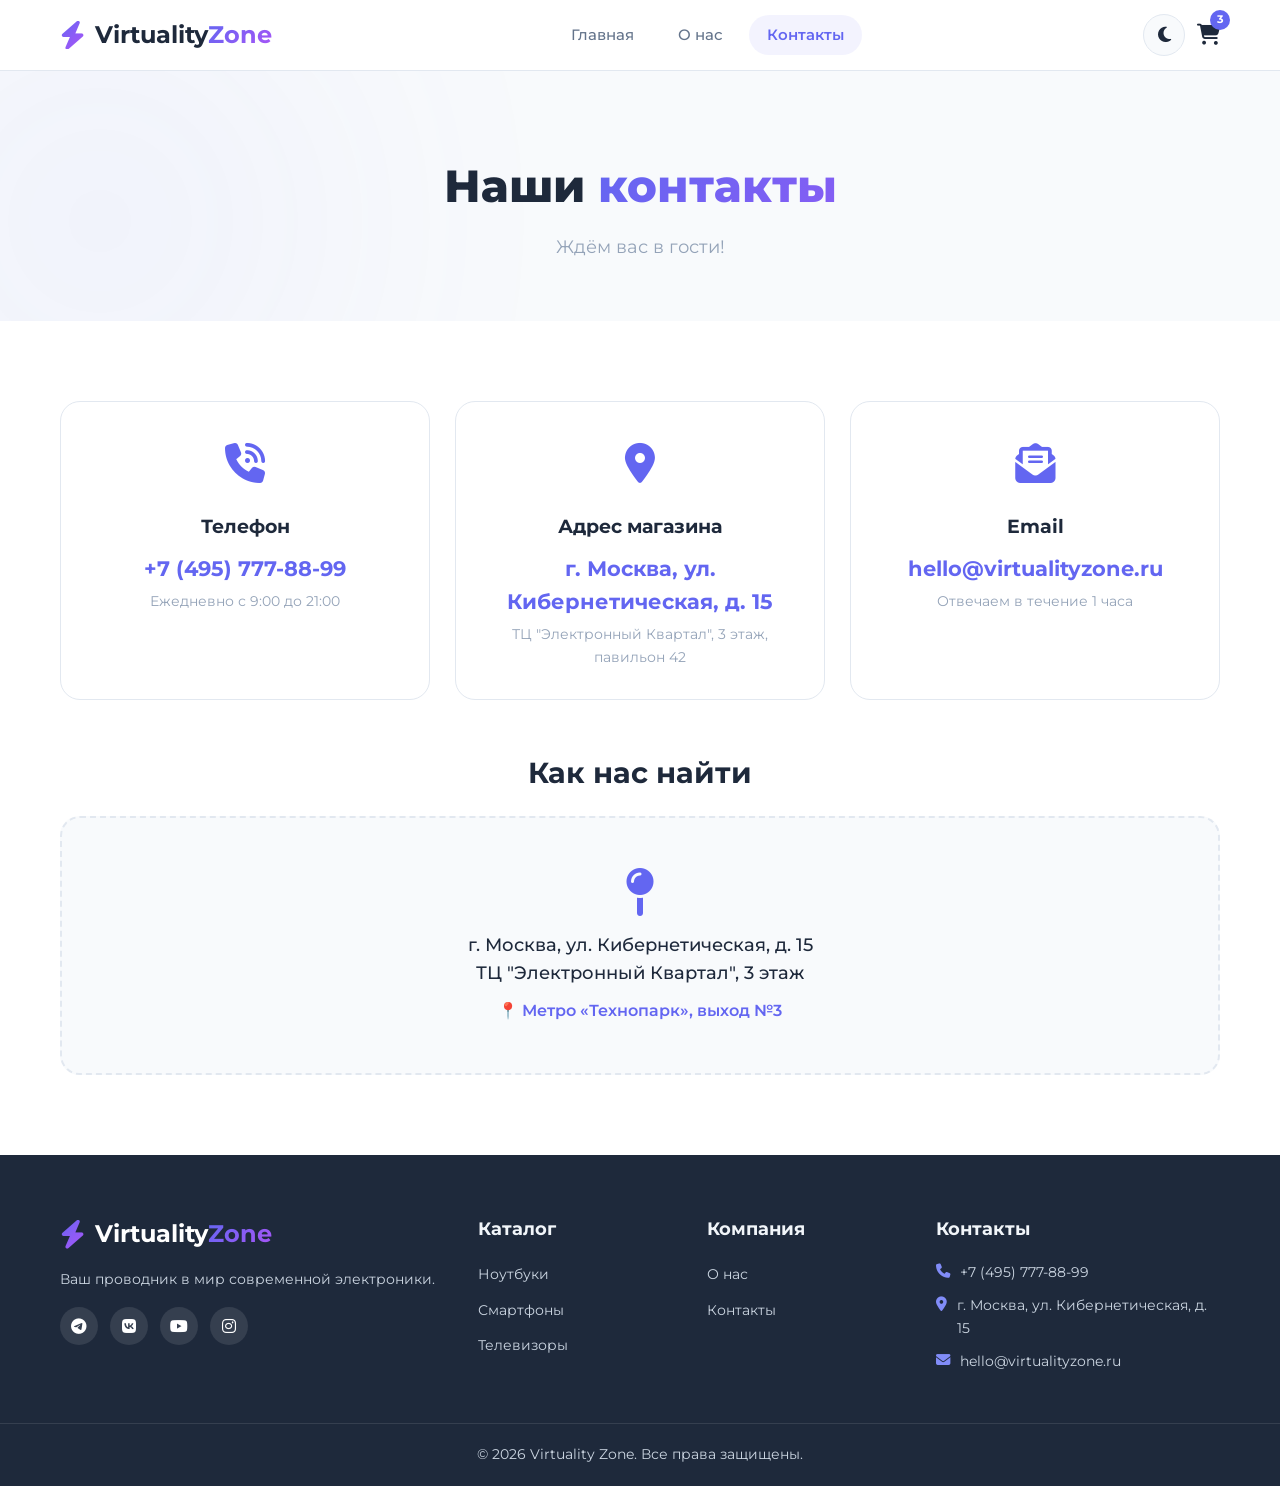
<file: page.html>
<!DOCTYPE html>
<html lang="ru">
<head>
    <meta charset="UTF-8">
    <meta name="viewport" content="width=device-width, initial-scale=1.0">
    <title>Контакты — Virtuality Zone</title>
    <link rel="stylesheet" href="style.css">
    <link href="https://fonts.googleapis.com/css2?family=Montserrat:wght@300;400;500;600;700;800&display=swap" rel="stylesheet">
    <link rel="stylesheet" href="https://cdnjs.cloudflare.com/ajax/libs/font-awesome/6.4.0/css/all.min.css">
</head>
<body>
    <header class="header">
        <div class="container header-inner">
            <a href="index.html" class="logo">
                <i class="fas fa-bolt logo-icon"></i>
                <span class="logo-text">Virtuality<span class="logo-accent">Zone</span></span>
            </a>
            <nav class="nav">
                <a href="index.html" class="nav-link">Главная</a>
                <a href="about.html" class="nav-link">О нас</a>
                <a href="page.html" class="nav-link active">Контакты</a>
            </nav>
            <div class="header-actions">
                <button class="theme-toggle" id="themeToggle" title="Переключить тему">
                    <i class="fas fa-moon"></i>
                    <i class="fas fa-sun"></i>
                </button>
                <div class="cart-icon">
                    <i class="fas fa-shopping-cart"></i>
                    <span class="cart-badge">3</span>
                </div>
                <button class="mobile-menu-btn">
                    <i class="fas fa-bars"></i>
                </button>
            </div>
        </div>
    </header>

    <section class="page-hero contacts-hero">
        <div class="container">
            <h1 class="page-hero-title">Наши <span class="gradient-text">контакты</span></h1>
            <p class="page-hero-subtitle">Ждём вас в гости!</p>
        </div>
    </section>

    <section class="contacts-section">
        <div class="container">
            <div class="contacts-grid">
                <div class="contact-card fade-in-up">
                    <div class="contact-card-icon"><i class="fas fa-phone-volume"></i></div>
                    <h3>Телефон</h3>
                    <a href="tel:+74957778899" class="contact-value">+7 (495) 777-88-99</a>
                    <p>Ежедневно с 9:00 до 21:00</p>
                </div>
                <div class="contact-card fade-in-up">
                    <div class="contact-card-icon"><i class="fas fa-location-dot"></i></div>
                    <h3>Адрес магазина</h3>
                    <span class="contact-value">г. Москва, ул. Кибернетическая, д. 15</span>
                    <p>ТЦ "Электронный Квартал", 3 этаж, павильон 42</p>
                </div>
                <div class="contact-card fade-in-up">
                    <div class="contact-card-icon"><i class="fas fa-envelope-open-text"></i></div>
                    <h3>Email</h3>
                    <a href="mailto:hello@virtualityzone.ru" class="contact-value">hello@virtualityzone.ru</a>
                    <p>Отвечаем в течение 1 часа</p>
                </div>
            </div>
            <div class="map-container fade-in-up">
                <h2>Как нас найти</h2>
                <div class="map-placeholder">
                    <i class="fas fa-map-pin"></i>
                    <p>г. Москва, ул. Кибернетическая, д. 15<br>ТЦ "Электронный Квартал", 3 этаж</p>
                    <span>📍 Метро «Технопарк», выход №3</span>
                </div>
            </div>
        </div>
    </section>

    <footer class="footer">
        <div class="container footer-grid">
            <div class="footer-col">
                <a href="index.html" class="logo footer-logo">
                    <i class="fas fa-bolt logo-icon"></i>
                    <span class="logo-text">Virtuality<span class="logo-accent">Zone</span></span>
                </a>
                <p>Ваш проводник в мир современной электроники.</p>
                <div class="social-links">
                    <a href="#"><i class="fab fa-telegram"></i></a>
                    <a href="#"><i class="fab fa-vk"></i></a>
                    <a href="#"><i class="fab fa-youtube"></i></a>
                    <a href="#"><i class="fab fa-instagram"></i></a>
                </div>
            </div>
            <div class="footer-col">
                <h4>Каталог</h4>
                <ul>
                    <li><a href="#">Ноутбуки</a></li>
                    <li><a href="#">Смартфоны</a></li>
                    <li><a href="#">Телевизоры</a></li>
                </ul>
            </div>
            <div class="footer-col">
                <h4>Компания</h4>
                <ul>
                    <li><a href="about.html">О нас</a></li>
                    <li><a href="page.html">Контакты</a></li>
                </ul>
            </div>
            <div class="footer-col">
                <h4>Контакты</h4>
                <ul class="contact-list">
                    <li><i class="fas fa-phone"></i> +7 (495) 777-88-99</li>
                    <li><i class="fas fa-map-marker-alt"></i> г. Москва, ул. Кибернетическая, д. 15</li>
                    <li><i class="fas fa-envelope"></i> hello@virtualityzone.ru</li>
                </ul>
            </div>
        </div>
        <div class="footer-bottom">
            <p>© 2026 Virtuality Zone. Все права защищены.</p>
        </div>
    </footer>

    <script>
        const themeToggle = document.getElementById('themeToggle');
        const body = document.body;
        const savedTheme = localStorage.getItem('theme') || 'light';
        body.setAttribute('data-theme', savedTheme);
        themeToggle.addEventListener('click', () => {
            const next = body.getAttribute('data-theme') === 'light' ? 'dark' : 'light';
            body.setAttribute('data-theme', next);
            localStorage.setItem('theme', next);
        });
        const observer = new IntersectionObserver((entries) => {
            entries.forEach(entry => { if (entry.isIntersecting) entry.target.classList.add('visible'); });
        }, { threshold: 0.1 });
        document.querySelectorAll('.fade-in-up').forEach(el => observer.observe(el));
    </script>
</body>
</html>
</file>
<file: style.css>
/* ===== CSS ПЕРЕМЕННЫЕ ===== */
:root {
    --bg-primary: #ffffff;
    --bg-secondary: #f8fafc;
    --bg-card: #ffffff;
    --bg-header: rgba(255, 255, 255, 0.95);
    --text-primary: #1e293b;
    --text-secondary: #64748b;
    --text-muted: #94a3b8;
    --accent: #6366f1;
    --accent-light: #818cf8;
    --accent-gradient: linear-gradient(135deg, #6366f1, #8b5cf6, #a855f7);
    --gradient-text: linear-gradient(135deg, #6366f1, #a855f7);
    --border: #e2e8f0;
    --shadow-sm: 0 1px 3px rgba(0,0,0,0.06);
    --shadow-md: 0 4px 20px rgba(0,0,0,0.08);
    --shadow-lg: 0 10px 40px rgba(0,0,0,0.12);
    --shadow-glow: 0 0 30px rgba(99,102,241,0.3);
    --card-hover-shadow: 0 20px 50px rgba(99,102,241,0.2);
    --badge-bg: #fef3c7;
    --badge-text: #d97706;
    --badge-green-bg: #d1fae5;
    --badge-green-text: #059669;
    --overlay: rgba(255,255,255,0.9);
    --footer-bg: #1e293b;
    --footer-text: #cbd5e1;
    --footer-heading: #f1f5f9;
    --wave-fill: #ffffff;
    --hero-bg: #f8fafc;
}
[data-theme="dark"] {
    --bg-primary: #0f172a;
    --bg-secondary: #1e293b;
    --bg-card: #1e293b;
    --bg-header: rgba(15,23,42,0.95);
    --text-primary: #f1f5f9;
    --text-secondary: #94a3b8;
    --text-muted: #64748b;
    --accent: #818cf8;
    --accent-light: #a5b4fc;
    --accent-gradient: linear-gradient(135deg, #818cf8, #a78bfa, #c4b5fd);
    --gradient-text: linear-gradient(135deg, #818cf8, #c4b5fd);
    --border: #334155;
    --shadow-sm: 0 1px 3px rgba(0,0,0,0.3);
    --shadow-md: 0 4px 20px rgba(0,0,0,0.4);
    --shadow-lg: 0 10px 40px rgba(0,0,0,0.5);
    --shadow-glow: 0 0 40px rgba(129,140,248,0.4);
    --card-hover-shadow: 0 20px 50px rgba(129,140,248,0.25);
    --badge-bg: #422006;
    --badge-text: #fbbf24;
    --badge-green-bg: #064e3b;
    --badge-green-text: #34d399;
    --overlay: rgba(15,23,42,0.9);
    --footer-bg: #020617;
    --footer-text: #94a3b8;
    --footer-heading: #e2e8f0;
    --wave-fill: #0f172a;
    --hero-bg: #0f172a;
}

*,*::before,*::after { margin:0; padding:0; box-sizing:border-box; }
html { scroll-behavior:smooth; }
body { font-family:'Montserrat',sans-serif; background:var(--bg-primary); color:var(--text-primary); line-height:1.6; transition:background 0.4s, color 0.4s; overflow-x:hidden; }
.container { max-width:1200px; margin:0 auto; padding:0 20px; }
a { text-decoration:none; color:inherit; }
ul { list-style:none; }
img { max-width:100%; height:auto; display:block; }

/* Анимации */
@keyframes fadeInUp { from { opacity:0; transform:translateY(40px); } to { opacity:1; transform:translateY(0); } }
@keyframes fadeInLeft { from { opacity:0; transform:translateX(-40px); } to { opacity:1; transform:translateX(0); } }
@keyframes fadeInRight { from { opacity:0; transform:translateX(40px); } to { opacity:1; transform:translateX(0); } }
@keyframes pulse { 0%,100% { transform:scale(1); } 50% { transform:scale(1.05); } }
@keyframes float { 0%,100% { transform:translateY(0); } 50% { transform:translateY(-15px); } }
@keyframes gradientShift { 0% { background-position:0% 50%; } 50% { background-position:100% 50%; } 100% { background-position:0% 50%; } }
@keyframes particleMove { 0% { transform:translate(0,0) scale(0); opacity:0; } 10% { opacity:1; } 90% { opacity:1; } 100% { transform:translate(var(--tx),var(--ty)) scale(1); opacity:0; } }
.fade-in-up { opacity:0; transform:translateY(40px); transition:opacity 0.8s, transform 0.8s; }
.fade-in-up.visible { opacity:1; transform:translateY(0); }

/* Шапка */
.header { position:sticky; top:0; z-index:1000; background:var(--bg-header); backdrop-filter:blur(20px); -webkit-backdrop-filter:blur(20px); border-bottom:1px solid var(--border); transition:background 0.4s,border-color 0.4s; }
.header-inner { display:flex; align-items:center; justify-content:space-between; height:70px; }
.logo { display:flex; align-items:center; gap:10px; font-weight:700; font-size:1.5rem; color:var(--text-primary); transition:transform 0.3s; }
.logo:hover { transform:scale(1.03); }
.logo-icon { font-size:1.8rem; background:var(--accent-gradient); -webkit-background-clip:text; -webkit-text-fill-color:transparent; background-clip:text; animation:pulse 2s infinite; }
.logo-accent { background:var(--gradient-text); -webkit-background-clip:text; -webkit-text-fill-color:transparent; background-clip:text; }
.nav { display:flex; gap:8px; }
.nav-link { padding:8px 18px; border-radius:25px; font-weight:500; font-size:0.95rem; color:var(--text-secondary); transition:all 0.3s; }
.nav-link:hover,.nav-link.active { color:var(--accent); background:rgba(99,102,241,0.08); }
.nav-link.active { font-weight:600; }
.header-actions { display:flex; align-items:center; gap:12px; }
.theme-toggle { background:var(--bg-secondary); border:1px solid var(--border); border-radius:50%; width:42px; height:42px; cursor:pointer; font-size:1.1rem; color:var(--text-primary); transition:all 0.3s; display:flex; align-items:center; justify-content:center; }
.theme-toggle:hover { background:var(--accent); color:#fff; border-color:var(--accent); box-shadow:var(--shadow-glow); }
.theme-toggle .fa-sun { display:none; } .theme-toggle .fa-moon { display:inline-block; }
[data-theme="dark"] .theme-toggle .fa-sun { display:inline-block; } [data-theme="dark"] .theme-toggle .fa-moon { display:none; }
.cart-icon { position:relative; font-size:1.3rem; color:var(--text-primary); transition:color 0.3s; }
.cart-icon:hover { color:var(--accent); }
.cart-badge { position:absolute; top:-8px; right:-10px; background:var(--accent); color:#fff; font-size:0.7rem; font-weight:700; width:20px; height:20px; border-radius:50%; display:flex; align-items:center; justify-content:center; animation:pulse 2s infinite; }
.mobile-menu-btn { display:none; background:none; border:none; font-size:1.5rem; color:var(--text-primary); cursor:pointer; }

/* Герой */
.hero { background:var(--hero-bg); padding:80px 0 60px; position:relative; overflow:hidden; }
.hero-particles span { position:absolute; width:6px; height:6px; background:var(--accent); border-radius:50%; opacity:0.3; animation:particleMove 6s infinite; }
.hero-particles span:nth-child(1) { --tx:200px; --ty:-100px; left:10%; top:50%; }
.hero-particles span:nth-child(2) { --tx:-150px; --ty:80px; left:25%; top:30%; animation-delay:0.8s; }
.hero-particles span:nth-child(3) { --tx:180px; --ty:120px; left:40%; top:70%; animation-delay:1.6s; }
.hero-particles span:nth-child(4) { --tx:-200px; --ty:-60px; left:55%; top:20%; animation-delay:2.4s; }
.hero-particles span:nth-child(5) { --tx:160px; --ty:-140px; left:70%; top:60%; animation-delay:3.2s; }
.hero-particles span:nth-child(6) { --tx:-180px; --ty:100px; left:85%; top:40%; animation-delay:4s; }
.hero-particles span:nth-child(7) { --tx:140px; --ty:-90px; left:15%; top:80%; animation-delay:4.8s; }
.hero-particles span:nth-child(8) { --tx:-120px; --ty:70px; left:50%; top:90%; animation-delay:5.6s; }
.hero-particles span:nth-child(9) { --tx:190px; --ty:-110px; left:75%; top:15%; animation-delay:1.2s; }
.hero-particles span:nth-child(10) { --tx:-160px; --ty:130px; left:35%; top:55%; animation-delay:3.8s; }
.hero-content { display:grid; grid-template-columns:1fr 1fr; gap:60px; align-items:center; z-index:1; position:relative; }
.hero-text { animation:fadeInLeft 0.8s; }
.hero-badge { display:inline-block; background:var(--badge-bg); color:var(--badge-text); padding:6px 16px; border-radius:20px; font-size:0.85rem; font-weight:600; margin-bottom:20px; animation:pulse 2s infinite; }
.hero-title { font-size:3rem; font-weight:800; line-height:1.2; margin-bottom:20px; }
.gradient-text { background:var(--gradient-text); -webkit-background-clip:text; -webkit-text-fill-color:transparent; background-clip:text; background-size:200% 200%; animation:gradientShift 4s infinite; }
.hero-subtitle { font-size:1.1rem; color:var(--text-secondary); margin-bottom:30px; max-width:500px; }
.hero-buttons { display:flex; gap:15px; flex-wrap:wrap; margin-bottom:40px; }
.btn { display:inline-flex; align-items:center; gap:8px; padding:14px 28px; border-radius:30px; font-weight:600; font-size:0.95rem; cursor:pointer; border:none; transition:all 0.3s; font-family:'Montserrat',sans-serif; }
.btn-primary { background:var(--accent-gradient); color:#fff; background-size:200% 200%; animation:gradientShift 4s infinite; box-shadow:var(--shadow-glow); }
.btn-primary:hover { transform:translateY(-3px); box-shadow:0 8px 30px rgba(99,102,241,0.5); }
.btn-outline { background:transparent; color:var(--text-primary); border:2px solid var(--border); }
.btn-outline:hover { border-color:var(--accent); color:var(--accent); transform:translateY(-3px); }
.btn-outline-small { background:transparent; color:var(--text-primary); border:1px solid var(--text-primary); padding:8px 16px; border-radius:20px; font-size:0.8rem; font-weight:500; }
.btn-outline-small:hover { background:rgba(99,102,241,0.1); }
.btn-sm { padding:10px 18px; font-size:0.85rem; }
.hero-stats { display:flex; gap:30px; }
.stat-item { display:flex; flex-direction:column; }
.stat-number { font-size:1.8rem; font-weight:800; background:var(--gradient-text); -webkit-background-clip:text; -webkit-text-fill-color:transparent; background-clip:text; }
.stat-label { font-size:0.85rem; color:var(--text-muted); }
.hero-image { animation:fadeInRight 0.8s; }
.hero-img-wrapper { position:relative; }
.hero-main-img { border-radius:20px; box-shadow:var(--shadow-lg); width:100%; }
.hero-img-wrapper:hover .hero-main-img { transform:scale(1.02); }
.floating-card { position:absolute; background:var(--bg-card); border:1px solid var(--border); padding:10px 18px; border-radius:30px; font-weight:600; font-size:0.85rem; box-shadow:var(--shadow-md); display:flex; align-items:center; gap:8px; animation:float 4s infinite; white-space:nowrap; }
.card-1 { top:-20px; left:-30px; } .card-2 { bottom:30px; right:-40px; animation-delay:1.5s; } .card-3 { bottom:-20px; left:20%; animation-delay:3s; }
.floating-card i { color:var(--accent); }
.hero-wave { position:absolute; bottom:-2px; left:0; width:100%; }
.hero-wave svg { width:100%; height:60px; }
.hero-wave path { fill:var(--bg-primary); transition:fill 0.4s; }

/* Секции */
.section-header { text-align:center; margin-bottom:50px; }
.section-badge { display:inline-block; background:rgba(99,102,241,0.1); color:var(--accent); padding:6px 16px; border-radius:20px; font-size:0.85rem; font-weight:600; margin-bottom:12px; }
.section-title { font-size:2.2rem; font-weight:700; margin-bottom:8px; }
.section-subtitle { color:var(--text-muted); font-size:1rem; }

/* Каталог */
.catalog { padding:80px 0; background:var(--bg-primary); }
.catalog-grid { display:grid; grid-template-columns:repeat(auto-fill, minmax(320px,1fr)); gap:30px; }
.product-card { background:var(--bg-card); border:1px solid var(--border); border-radius:20px; overflow:hidden; transition:all 0.4s; position:relative; animation:fadeInUp 0.6s both; }
.product-card:hover { transform:translateY(-10px); box-shadow:var(--card-hover-shadow); border-color:var(--accent); }
.product-badge { position:absolute; top:15px; left:15px; background:var(--badge-bg); color:var(--badge-text); padding:5px 14px; border-radius:15px; font-size:0.75rem; font-weight:700; z-index:2; }
.product-badge.green { background:var(--badge-green-bg); color:var(--badge-green-text); }
.product-img { position:relative; overflow:hidden; height:250px; }
.product-img img { width:100%; height:100%; object-fit:cover; transition:transform 0.5s; }
.product-card:hover .product-img img { transform:scale(1.1); }
.product-overlay { position:absolute; inset:0; background:var(--overlay); display:flex; align-items:center; justify-content:center; opacity:0; transition:opacity 0.4s; }
.product-card:hover .product-overlay { opacity:1; }
.product-info { padding:20px; }
.product-category { font-size:0.8rem; color:var(--accent); font-weight:600; text-transform:uppercase; letter-spacing:1px; }
.product-name { font-size:1.2rem; font-weight:700; margin:6px 0; }
.product-specs { font-size:0.85rem; color:var(--text-muted); margin-bottom:10px; }
.product-rating { display:flex; align-items:center; gap:3px; font-size:0.85rem; color:#f59e0b; margin-bottom:12px; }
.product-rating span { color:var(--text-muted); margin-left:6px; }
.product-price { display:flex; align-items:center; gap:12px; margin-bottom:15px; }
.price-current { font-size:1.4rem; font-weight:800; color:var(--accent); }
.price-old { font-size:1rem; color:var(--text-muted); text-decoration:line-through; }
.add-to-cart-btn { width:100%; justify-content:center; }
.add-to-cart-btn.added { background:#10b981; }

/* Страницы */
.page-hero { padding:80px 0 60px; text-align:center; background:var(--hero-bg); position:relative; overflow:hidden; }
.about-hero::before, .contacts-hero::before { content:''; position:absolute; width:300px; height:300px; background:var(--accent); filter:blur(150px); opacity:0.15; border-radius:50%; }
.about-hero::before { top:-50px; right:-50px; }
.contacts-hero::before { bottom:-50px; left:-50px; }
.page-hero-title { font-size:2.8rem; font-weight:800; margin-bottom:10px; z-index:1; position:relative; }
.page-hero-subtitle { color:var(--text-muted); font-size:1.1rem; z-index:1; position:relative; }
.about-section { padding:80px 0; }
.about-grid { display:grid; grid-template-columns:1fr 1fr; gap:60px; align-items:center; }
.about-text h2 { font-size:2rem; margin-bottom:20px; }
.about-text p { color:var(--text-secondary); margin-bottom:15px; line-height:1.8; }
.about-features { display:flex; flex-direction:column; gap:12px; margin-top:25px; }
.about-feature { display:flex; align-items:center; gap:12px; font-weight:500; }
.about-feature i { color:var(--accent); font-size:1.2rem; width:30px; text-align:center; }
.about-image img { border-radius:20px; box-shadow:var(--shadow-lg); width:100%; }
.advantages { padding:60px 0 80px; background:var(--bg-secondary); }
.advantages-grid { display:grid; grid-template-columns:repeat(auto-fill, minmax(250px,1fr)); gap:25px; }
.advantage-card { background:var(--bg-card); border:1px solid var(--border); border-radius:16px; padding:30px; text-align:center; transition:all 0.3s; }
.advantage-card:hover { transform:translateY(-5px); box-shadow:var(--shadow-md); border-color:var(--accent); }
.advantage-icon { font-size:2.5rem; color:var(--accent); margin-bottom:15px; }
.advantage-card h3 { font-size:1.1rem; margin-bottom:8px; }
.advantage-card p { color:var(--text-muted); font-size:0.9rem; }
.contacts-section { padding:80px 0; }
.contacts-grid { display:grid; grid-template-columns:repeat(auto-fill, minmax(280px,1fr)); gap:25px; margin-bottom:50px; }
.contact-card { background:var(--bg-card); border:1px solid var(--border); border-radius:20px; padding:30px; text-align:center; transition:all 0.3s; }
.contact-card:hover { transform:translateY(-5px); box-shadow:var(--shadow-md); border-color:var(--accent); }
.contact-card-icon { font-size:2.5rem; color:var(--accent); margin-bottom:15px; }
.contact-card h3 { font-size:1.2rem; margin-bottom:10px; }
.contact-value { font-size:1.3rem; font-weight:700; color:var(--accent); display:block; margin-bottom:5px; word-break:break-word; }
.contact-card p { color:var(--text-muted); font-size:0.9rem; }
.map-container { text-align:center; }
.map-container h2 { font-size:1.8rem; margin-bottom:20px; }
.map-placeholder { background:var(--bg-secondary); border:2px dashed var(--border); border-radius:20px; padding:50px; }
.map-placeholder i { font-size:3rem; color:var(--accent); margin-bottom:15px; animation:float 3s infinite; }
.map-placeholder p { font-size:1.1rem; font-weight:500; margin-bottom:10px; }
.map-placeholder span { color:var(--accent); font-weight:600; }

/* Корзина */
.cart-page { padding:60px 0; min-height:60vh; }
.cart-title { font-size:2.2rem; font-weight:700; margin-bottom:30px; display:flex; align-items:center; gap:12px; }
.cart-empty { text-align:center; padding:60px 0; }
.cart-empty i { font-size:4rem; color:var(--text-muted); margin-bottom:20px; display:block; }
.cart-empty p { font-size:1.2rem; margin-bottom:25px; color:var(--text-secondary); }
.cart-items { display:flex; flex-direction:column; gap:20px; }
.cart-item { display:grid; grid-template-columns:100px 1fr 120px 120px 40px; align-items:center; gap:20px; background:var(--bg-card); border:1px solid var(--border); border-radius:16px; padding:20px; transition:all 0.3s; }
.cart-item:hover { border-color:var(--accent); box-shadow:var(--shadow-sm); }
.cart-item-img img { width:100%; height:80px; object-fit:cover; border-radius:12px; }
.cart-item-info h3 { font-size:1.1rem; margin-bottom:5px; }
.cart-item-specs { font-size:0.85rem; color:var(--text-muted); }
.cart-item-price { font-weight:700; color:var(--accent); }
.cart-item-quantity { display:flex; align-items:center; gap:10px; }
.qty-btn { width:32px; height:32px; border-radius:50%; border:1px solid var(--border); background:var(--bg-secondary); color:var(--text-primary); font-size:1rem; cursor:pointer; transition:all 0.2s; display:flex; align-items:center; justify-content:center; }
.qty-btn:hover { background:var(--accent); color:#fff; border-color:var(--accent); }
.cart-item-total { font-weight:700; font-size:1.1rem; }
.cart-item-remove { background:none; border:none; color:var(--text-muted); font-size:1.2rem; cursor:pointer; transition:color 0.2s; }
.cart-item-remove:hover { color:#ef4444; }
.cart-footer { display:flex; justify-content:space-between; align-items:center; margin-top:30px; padding:20px 0; border-top:1px solid var(--border); flex-wrap:wrap; gap:20px; }
.cart-total { font-size:1.4rem; font-weight:700; }
.cart-total span { color:var(--accent); }

/* Футер */
.footer { background:var(--footer-bg); color:var(--footer-text); padding:60px 0 0; }
.footer-grid { display:grid; grid-template-columns:2fr 1fr 1fr 1.5fr; gap:40px; }
.footer-logo { color:#fff !important; margin-bottom:15px; display:inline-flex; }
.footer-col p { margin-bottom:15px; font-size:0.9rem; }
.footer-col h4 { color:var(--footer-heading); margin-bottom:18px; font-size:1.1rem; }
.footer-col ul li { margin-bottom:10px; }
.footer-col ul li a { color:var(--footer-text); font-size:0.9rem; transition:color 0.3s; }
.footer-col ul li a:hover { color:var(--accent-light); }
.contact-list li { display:flex; align-items:flex-start; gap:10px; font-size:0.9rem; margin-bottom:12px; }
.contact-list i { color:var(--accent-light); margin-top:3px; }
.social-links { display:flex; gap:12px; }
.social-links a { width:38px; height:38px; border-radius:50%; background:rgba(255,255,255,0.1); display:flex; align-items:center; justify-content:center; color:#fff; font-size:1rem; transition:all 0.3s; }
.social-links a:hover { background:var(--accent); transform:translateY(-3px); }
.footer-bottom { text-align:center; padding:20px 0; margin-top:40px; border-top:1px solid rgba(255,255,255,0.1); font-size:0.85rem; }

/* Адаптив */
@media (max-width:968px) {
    .hero-content { grid-template-columns:1fr; text-align:center; }
    .hero-subtitle { max-width:100%; }
    .hero-buttons { justify-content:center; }
    .hero-stats { justify-content:center; }
    .hero-image { max-width:400px; margin:0 auto; }
    .floating-card { display:none; }
    .hero-title { font-size:2.2rem; }
    .about-grid { grid-template-columns:1fr; }
    .footer-grid { grid-template-columns:1fr 1fr; }
    .cart-item { grid-template-columns:80px 1fr 100px 80px 30px; gap:10px; padding:15px; }
}
@media (max-width:768px) {
    .nav { display:none; }
    .mobile-menu-btn { display:block; }
    .hero-title { font-size:1.8rem; }
    .section-title { font-size:1.6rem; }
    .catalog-grid { grid-template-columns:1fr; }
    .advantages-grid { grid-template-columns:1fr 1fr; }
    .footer-grid { grid-template-columns:1fr; }
    .contacts-grid { grid-template-columns:1fr; }
    .page-hero-title { font-size:2rem; }
    .cart-item { grid-template-columns:1fr; text-align:center; }
    .cart-item-img { margin:0 auto; width:120px; }
    .cart-footer { flex-direction:column; text-align:center; }
}
@media (max-width:480px) {
    .hero-stats { flex-direction:column; gap:15px; }
    .hero-buttons { flex-direction:column; }
    .advantages-grid { grid-template-columns:1fr; }
}
</file>
